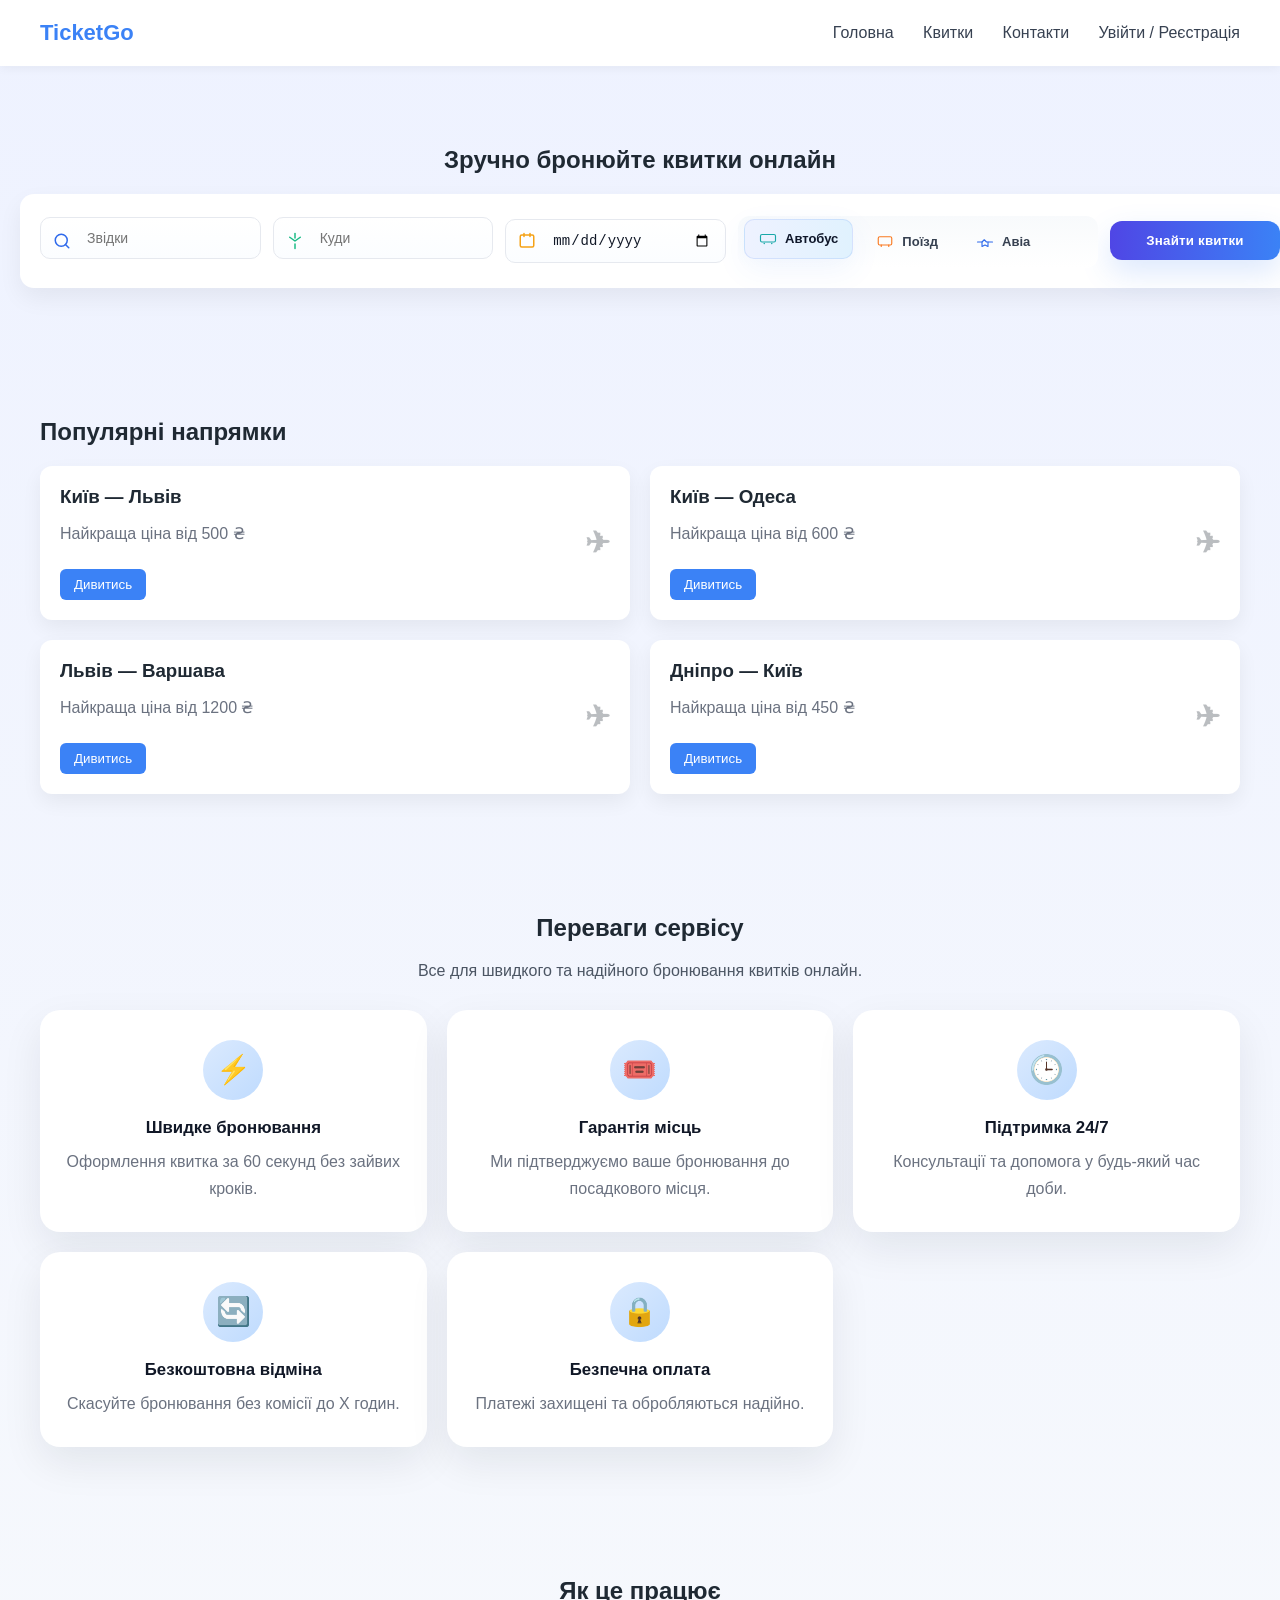
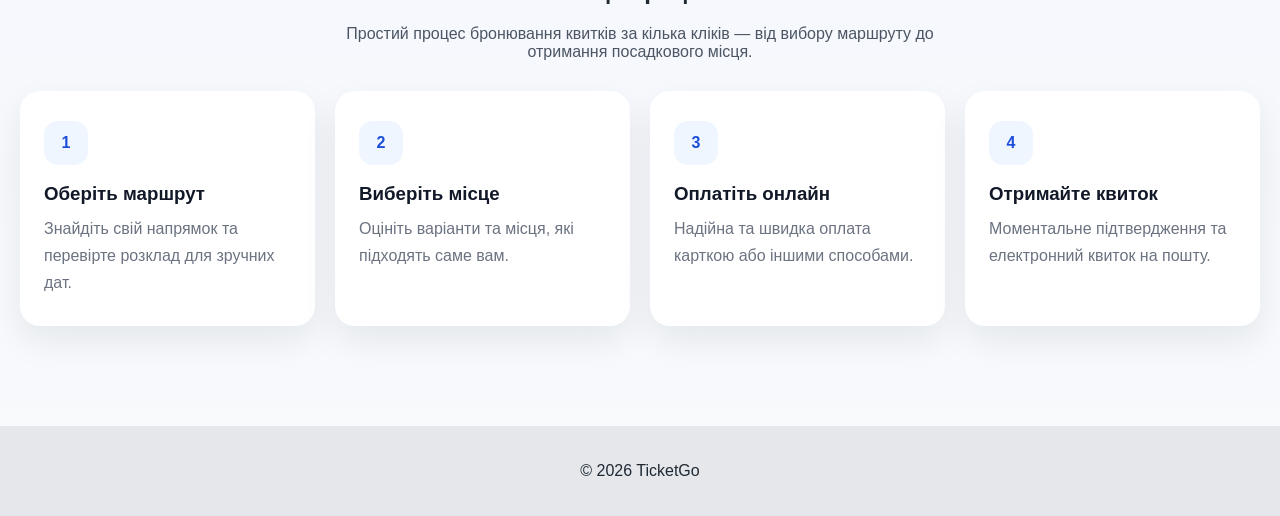
<file: index.html>
<!DOCTYPE html>
<html lang="uk">
<head>

    <meta charset="UTF-8">
    <title>TicketGo</title>
    <link rel="stylesheet" href="css/styles.css">
</head>

<body>

<header class="header">
    <div class="logo">TicketGo</div>
    <nav>
        <a href="#">Головна</a>
        <a href="tickets.html">Квитки</a>
        <a href="#">Мої бронювання</a>
        <a href="#">Профіль</a>
    </nav>
</header>

<section class="search">
    <h1>Зручно бронюйте квитки онлайн</h1>
    <form class="search-box" id="home-search" action="tickets.html" onsubmit="return false;" novalidate>
        <div class="search-field">
            <span class="search-icon" aria-hidden="true">
                <svg width="18" height="18" viewBox="0 0 24 24" fill="none" xmlns="http://www.w3.org/2000/svg">
                    <path d="M21 21l-4.35-4.35" stroke="#2563EB" stroke-width="2" stroke-linecap="round" stroke-linejoin="round"/>
                    <path d="M11 19a8 8 0 1 0 0-16 8 8 0 0 0 0 16z" stroke="#2563EB" stroke-width="2" stroke-linecap="round" stroke-linejoin="round"/>
                </svg>
            </span>
            <label class="visually-hidden" for="home-from">Звідки</label>
            <input type="text" id="home-from" name="from" placeholder="Звідки" aria-label="Звідки">
            <small class="field-error" data-error-for="from" hidden></small>
        </div>

        <div class="search-field">
            <span class="search-icon" aria-hidden="true">
                <svg width="18" height="18" viewBox="0 0 24 24" fill="none" xmlns="http://www.w3.org/2000/svg">
                    <path d="M12 2v6" stroke="#10B981" stroke-width="2" stroke-linecap="round" stroke-linejoin="round"/>
                    <path d="M12 22v-6" stroke="#10B981" stroke-width="2" stroke-linecap="round" stroke-linejoin="round"/>
                    <path d="M5 7l7 5 7-5" stroke="#10B981" stroke-width="2" stroke-linecap="round" stroke-linejoin="round"/>
                </svg>
            </span>
            <label class="visually-hidden" for="home-to">Куди</label>
            <input type="text" id="home-to" name="to" placeholder="Куди" aria-label="Куди">
            <small class="field-error" data-error-for="to" hidden></small>
        </div>

        <div class="search-field">
            <span class="search-icon" aria-hidden="true">
                <svg width="18" height="18" viewBox="0 0 24 24" fill="none" xmlns="http://www.w3.org/2000/svg">
                    <rect x="3" y="4" width="18" height="16" rx="2" stroke="#F59E0B" stroke-width="2"/>
                    <path d="M16 2v4M8 2v4" stroke="#F59E0B" stroke-width="2" stroke-linecap="round"/>
                </svg>
            </span>
            <label class="visually-hidden" for="home-date">Дата</label>
            <input type="date" id="home-date" aria-label="Дата">
        </div>

        <div class="search-field transport-field">
            <div class="transport-toggle" role="tablist" aria-label="Тип транспорту">
                <input type="radio" id="t-bus" name="home-transport" value="bus" checked>
                <label for="t-bus" class="transport-option" aria-label="Автобус">
                    <svg width="18" height="18" viewBox="0 0 24 24" fill="none" xmlns="http://www.w3.org/2000/svg">
                        <rect x="2" y="6" width="20" height="10" rx="2" stroke="#0ea5a4" stroke-width="1.5"/>
                        <circle cx="7" cy="18" r="1" fill="#0ea5a4"/>
                        <circle cx="17" cy="18" r="1" fill="#0ea5a4"/>
                    </svg>
                    <span>Автобус</span>
                </label>

                <input type="radio" id="t-train" name="home-transport" value="train">
                <label for="t-train" class="transport-option" aria-label="Поїзд">
                    <svg width="18" height="18" viewBox="0 0 24 24" fill="none" xmlns="http://www.w3.org/2000/svg">
                        <rect x="3" y="5" width="18" height="11" rx="2" stroke="#f97316" stroke-width="1.5"/>
                        <path d="M7 16v2M17 16v2" stroke="#f97316" stroke-width="1.5" stroke-linecap="round"/>
                    </svg>
                    <span>Поїзд</span>
                </label>

                <input type="radio" id="t-plane" name="home-transport" value="plane">
                <label for="t-plane" class="transport-option" aria-label="Авіа">
                    <svg width="18" height="18" viewBox="0 0 24 24" fill="none" xmlns="http://www.w3.org/2000/svg">
                        <path d="M2 12h6l3-3 3 3h8" stroke="#2563eb" stroke-width="1.5" stroke-linecap="round" stroke-linejoin="round"/>
                        <path d="M8 12v6l4-2 4 2v-6" stroke="#2563eb" stroke-width="1.5" stroke-linecap="round" stroke-linejoin="round"/>
                    </svg>
                    <span>Авіа</span>
                </label>
            </div>
        </div>

        <div class="search-action">
            <button id="home-search-btn" class="primary">Знайти квитки</button>
        </div>
    </form>
</section>

<section class="popular">
    <h2>Популярні напрямки</h2>
    <div class="cards" id="cards-container"></div>
</section>

<section class="features">
    <div class="section-head">
        <h2>Переваги сервісу</h2>
        <p>Все для швидкого та надійного бронювання квитків онлайн.</p>
    </div>
    <div class="feature-grid">
        <div class="feature-card">
            <div class="feature-icon">⚡</div>
            <h3>Швидке бронювання</h3>
            <p>Оформлення квитка за 60 секунд без зайвих кроків.</p>
        </div>
        <div class="feature-card">
            <div class="feature-icon">🎟️</div>
            <h3>Гарантія місць</h3>
            <p>Ми підтверджуємо ваше бронювання до посадкового місця.</p>
        </div>
        <div class="feature-card">
            <div class="feature-icon">🕒</div>
            <h3>Підтримка 24/7</h3>
            <p>Консультації та допомога у будь-який час доби.</p>
        </div>
        <div class="feature-card">
            <div class="feature-icon">🔄</div>
            <h3>Безкоштовна відміна</h3>
            <p>Скасуйте бронювання без комісії до X годин.</p>
        </div>
        <div class="feature-card">
            <div class="feature-icon">🔒</div>
            <h3>Безпечна оплата</h3>
            <p>Платежі захищені та обробляються надійно.</p>
        </div>
    </div>
</section>

<section class="steps">
    <div class="section-head">
        <h2>Як це працює</h2>
        <p>Простий процес бронювання квитків за кілька кліків — від вибору маршруту до отримання посадкового місця.</p>
    </div>
    <div class="step-grid">
        <div class="step-card">
            <div class="step-number">1</div>
            <h3>Оберіть маршрут</h3>
            <p>Знайдіть свій напрямок та перевірте розклад для зручних дат.</p>
        </div>
        <div class="step-card">
            <div class="step-number">2</div>
            <h3>Виберіть місце</h3>
            <p>Оцініть варіанти та місця, які підходять саме вам.</p>
        </div>
        <div class="step-card">
            <div class="step-number">3</div>
            <h3>Оплатіть онлайн</h3>
            <p>Надійна та швидка оплата карткою або іншими способами.</p>
        </div>
        <div class="step-card">
            <div class="step-number">4</div>
            <h3>Отримайте квиток</h3>
            <p>Моментальне підтвердження та електронний квиток на пошту.</p>
        </div>
    </div>
</section>

<footer class="footer">
    <p>© 2026 TicketGo</p>
</footer>

<script src="js/common.js"></script>
<script src="js/validation.js"></script>
<script src="js/script.js"></script>
</body>
</html>
</file>
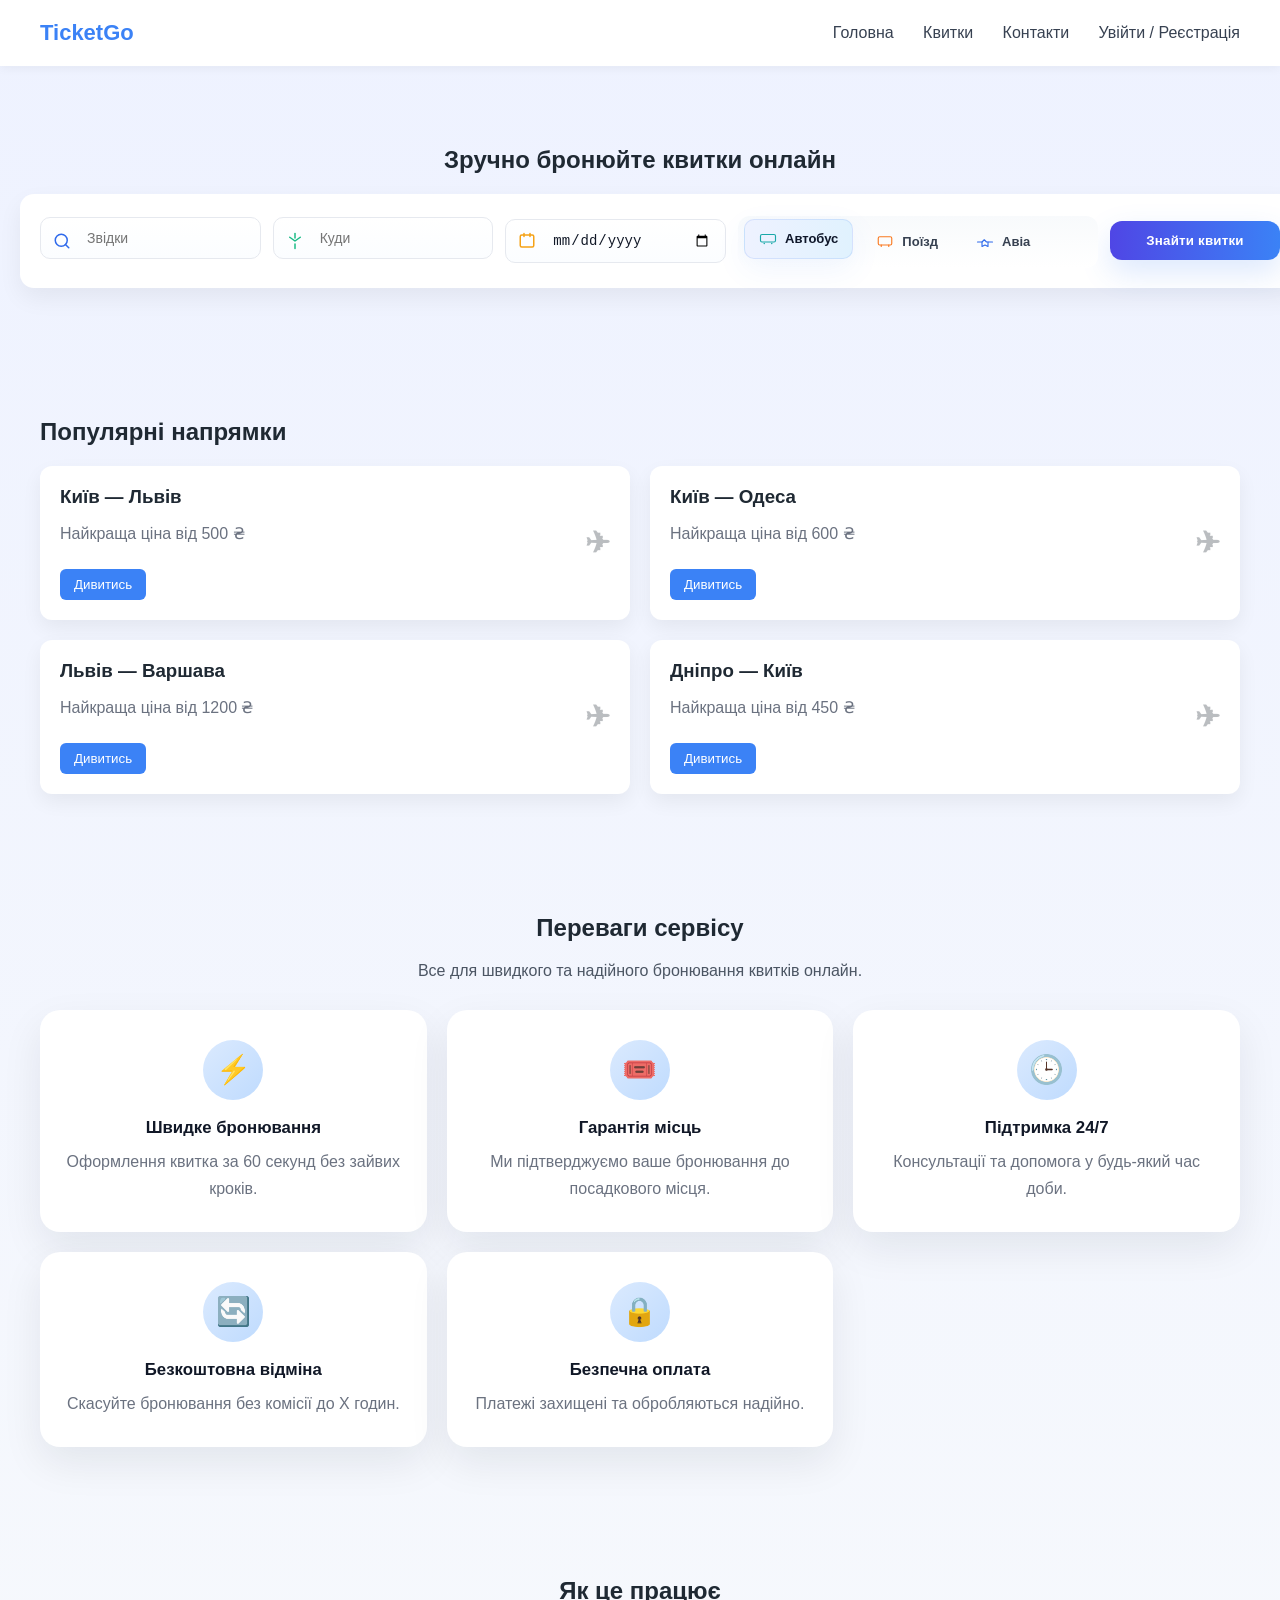
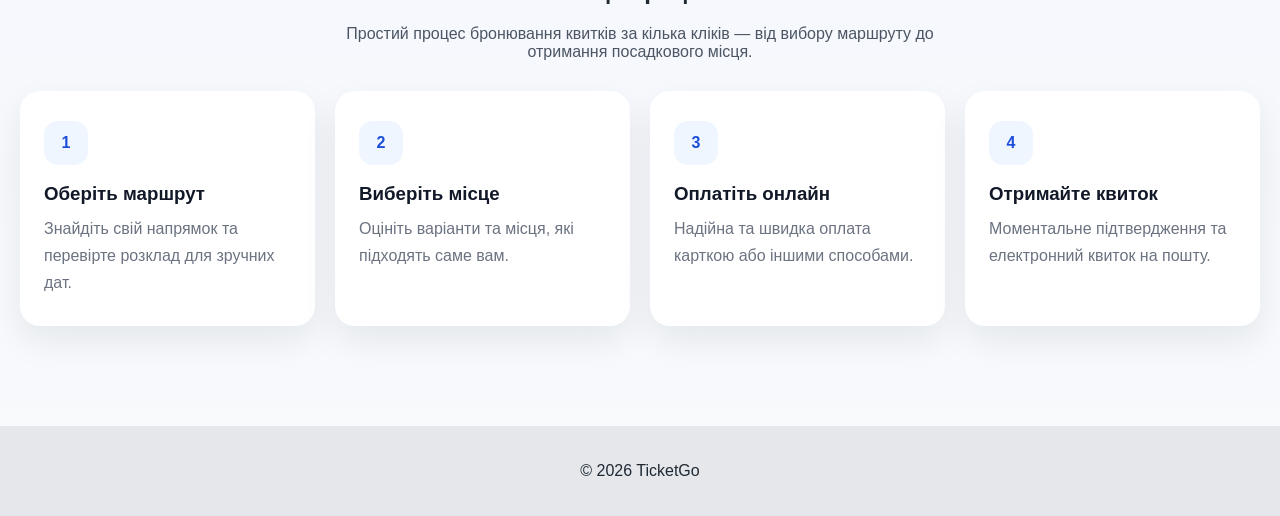
<file: admin.html>
<!DOCTYPE html>
<html lang="uk">
<head>
    <meta charset="UTF-8">
    <title>Адмін-панель | TicketGo</title>
    <link rel="stylesheet" href="css/styles.css">
</head>
<body>
<header class="header">
    <div class="logo">TicketGo</div>
    <nav id="main-nav"></nav>
</header>

<section class="tickets-page admin-page">
    <h1>Адмін-панель маршрутів</h1>

    <div class="admin-panel">
        <!-- Ряд 1: звичайні маршрути (додавання та список/видалення) -->
        <div class="admin-form-card">
            <h2>Додати новий маршрут</h2>
            <form id="route-form" novalidate>
                <div class="auth-form-group">
                    <label for="route-from">Звідки</label>
                    <input type="text" id="route-from" name="from" required>
                    <small class="field-error" data-error-for="from" hidden></small>
                </div>
                <div class="auth-form-group">
                    <label for="route-to">Куди</label>
                    <input type="text" id="route-to" name="to" required>
                    <small class="field-error" data-error-for="to" hidden></small>
                </div>
                <div class="auth-form-group">
                    <label for="route-date">Дата</label>
                    <input type="date" id="route-date" name="date" required>
                    <small class="field-error" data-error-for="date" hidden></small>
                </div>
                <div class="auth-form-group">
                    <label for="route-time">Час</label>
                    <input type="time" id="route-time" name="time" required>
                    <small class="field-error" data-error-for="time" hidden></small>
                </div>
                <div class="auth-form-group">
                    <label for="route-price">Ціна (₴)</label>
                    <input type="number" id="route-price" name="price" min="1" required>
                    <small class="field-error" data-error-for="price" hidden></small>
                </div>
                <div class="auth-form-group">
                    <label for="route-transport">Транспорт</label>
                    <select id="route-transport" name="transport" required>
                        <option value="bus">Автобус</option>
                        <option value="train">Потяг</option>
                        <option value="plane">Літак</option>
                    </select>
                    <small class="field-error" data-error-for="transport" hidden></small>
                </div>
                <button type="submit" class="auth-btn">Додати маршрут</button>
            </form>
        </div>

        <div class="admin-table-card">
            <h2>Список маршрутів</h2>
            <div id="route-list"></div>
        </div>

        <!-- Ряд 2: популярні маршрути (додавання та список/видалення) -->
        <div class="admin-form-card">
            <h2>Додати популярний маршрут</h2>
            <form id="popular-form" novalidate>
                <div class="auth-form-group">
                    <label for="popular-from">Звідки</label>
                    <input type="text" id="popular-from" name="from" required>
                    <small class="field-error" data-error-for="from" hidden></small>
                </div>
                <div class="auth-form-group">
                    <label for="popular-to">Куди</label>
                    <input type="text" id="popular-to" name="to" required>
                    <small class="field-error" data-error-for="to" hidden></small>
                </div>
                <div class="auth-form-group">
                    <label for="popular-price">Ціна (₴)</label>
                    <input type="number" id="popular-price" name="price" min="1" required>
                    <small class="field-error" data-error-for="price" hidden></small>
                </div>
                <button type="submit" class="auth-btn">Додати популярний маршрут</button>
            </form>
        </div>

        <div class="admin-table-card">
            <h2>Популярні маршрути</h2>
            <div id="popular-list"></div>
        </div>

        <div class="admin-table-card admin-wide-card">
            <h2>Contact requests</h2>
            <div id="contact-request-list"></div>
        </div>
    </div>
</section>
<script src="js/common.js"></script>
<script src="js/validation.js"></script>
<script src="js/script.js"></script>
<script src="js/admin.js"></script>
</body>
</html>
</file>
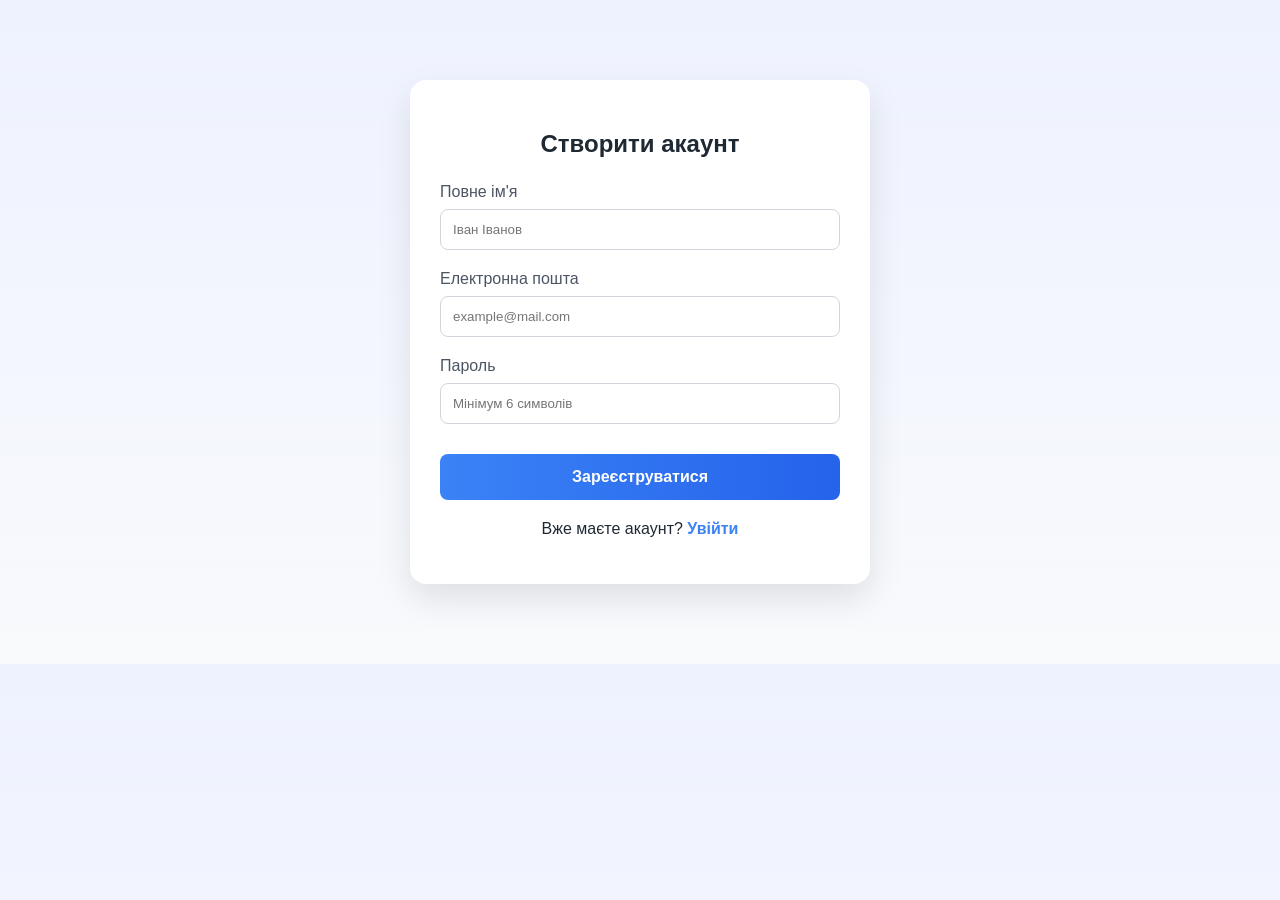
<file: auth.html>
<!-- auth.html -->
<!DOCTYPE html>
<html lang="uk">
<head>
    <meta charset="UTF-8">
    <title>Авторизація | TicketGo</title>
    <link rel="stylesheet" href="css/styles.css">
</head>
<body>
    <div class="auth-container">
    <section id="signup-section">
        <h2>Створити акаунт</h2>
        <form id="signup-form" novalidate>
            <div class="auth-form-group">
                <label for="reg-name">Повне ім'я</label>
                <input type="text" id="reg-name" name="username" class="auth-input" placeholder="Іван Іванов" required>
                <small class="field-error" data-error-for="username" hidden></small>
            </div>
            <div class="auth-form-group">
                <label for="reg-email">Електронна пошта</label>
                <input type="email" id="reg-email" name="email" class="auth-input" placeholder="example@mail.com" required>
                <small class="field-error" data-error-for="email" hidden></small>
            </div>
            <div class="auth-form-group">
                <label for="reg-password">Пароль</label>
                <input type="password" id="reg-password" name="password" class="auth-input" placeholder="Мінімум 6 символів" required>
                <small class="field-error" data-error-for="password" hidden></small>
            </div>
            <button type="submit" class="auth-btn">Зареєструватися</button>
        </form>
        <p style="margin-top: 20px;">Вже маєте акаунт? <a href="#" onclick="toggleAuth()">Увійти</a></p>
    </section>

    <section id="signin-section" style="display: none;">
        <h2>Вхід у систему</h2>
        <form id="signin-form" novalidate>
            <div class="auth-form-group">
                <label for="login-email">Електронна пошта</label>
                <input type="email" id="login-email" name="email" class="auth-input" placeholder="example@mail.com" required>
                <small class="field-error" data-error-for="email" hidden></small>
            </div>
            <div class="auth-form-group">
                <label for="login-password">Пароль</label>
                <input type="password" id="login-password" name="password" class="auth-input" placeholder="Ваш пароль" required>
                <small class="field-error" data-error-for="password" hidden></small>
            </div>
            <button type="submit" class="auth-btn">Увійти</button>
        </form>
        <p style="margin-top: 20px;">Немає акаунту? <a href="#" onclick="toggleAuth()">Створити зараз</a></p>
        <div style="margin-top: 15px; padding: 12px; background: #f0f9ff; border-radius: 8px; font-size: 13px; color: #1e40af;">
            <p style="margin: 5px 0; font-weight: bold;">📝 Тестові дані:</p>
            <p style="margin: 3px 0;">Email: <code>admin@ticketgo.com</code> | Пароль: <code>123456</code> (адмін)</p>
            <p style="margin: 3px 0;">Email: <code>user@gmail.com</code> | Пароль: <code>123456</code> (користувач)</p>
        </div>
    </section>
</div>

    <script src="js/common.js"></script>
    <script src="js/validation.js"></script>
    <script src="js/auth.js"></script>
</body>
</html>
</file>
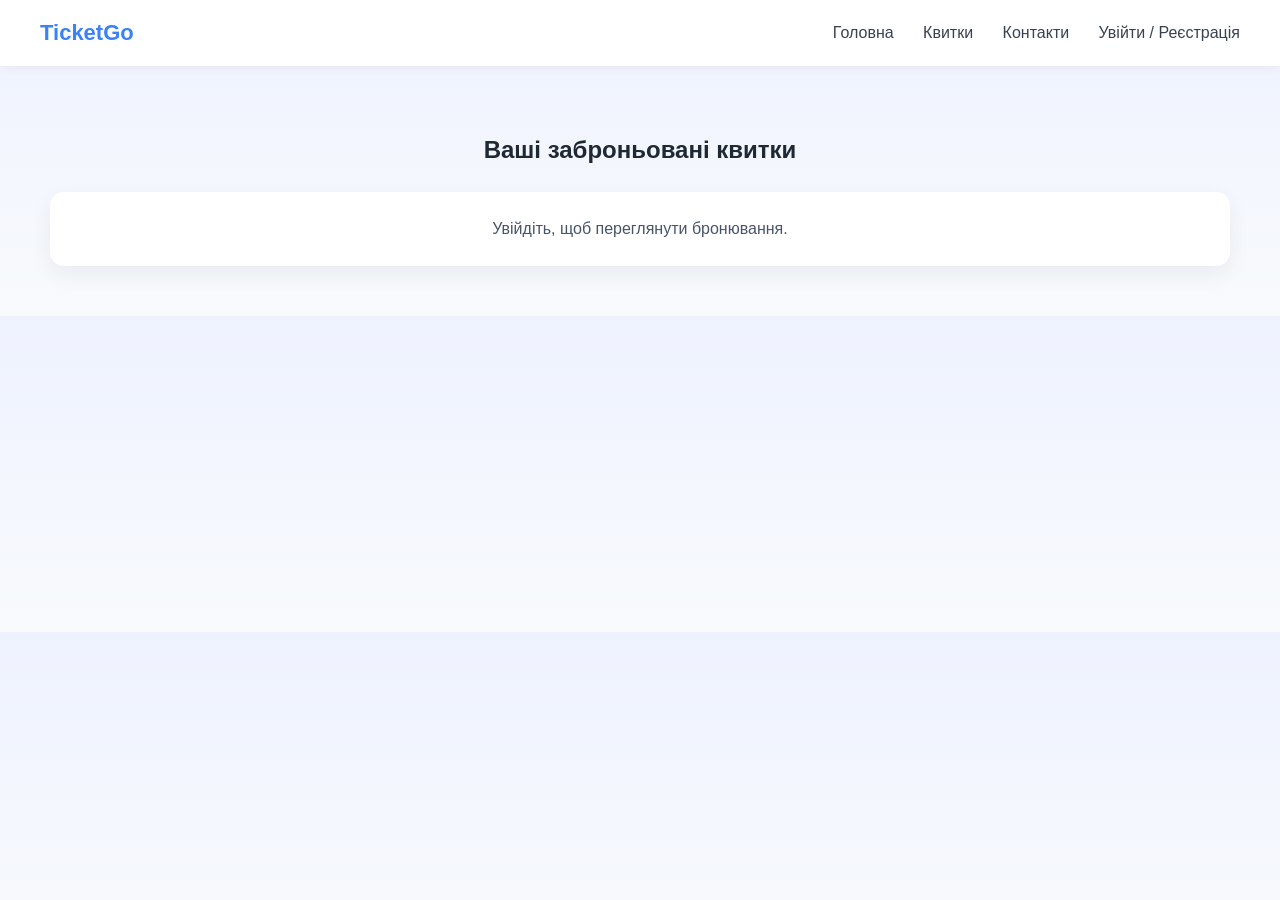
<file: bookings.html>
<!DOCTYPE html>
<html lang="uk">
<head>
    <meta charset="UTF-8">
    <title>Мої бронювання | TicketGo</title>
    <link rel="stylesheet" href="css/styles.css">
</head>
<body>

<header class="header">
    <div class="logo">TicketGo</div>
    <nav id="main-nav"></nav>
</header>

<section class="tickets-page">
    <h1>Ваші заброньовані квитки</h1>
    <div class="ticket-list" id="my-bookings-container">
        </div>
</section>

<script src="js/common.js"></script>
<script src="js/validation.js"></script>
<script src="js/script.js"></script>
<script src="js/bookings.js"></script>
</body>
</html>
</file>
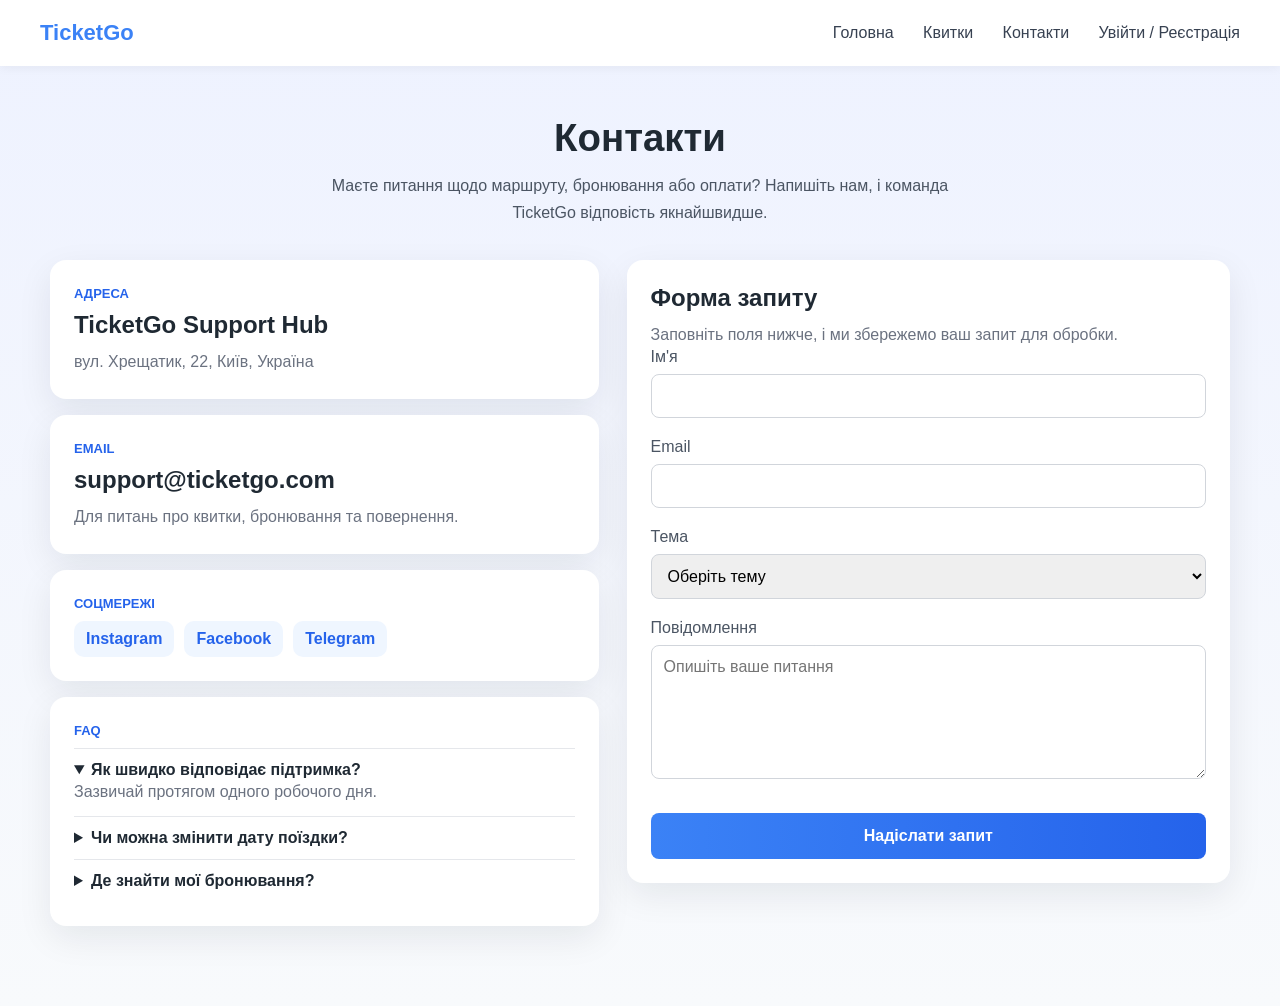
<file: contacts.html>
<!DOCTYPE html>
<html lang="uk">
<head>
    <meta charset="UTF-8">
    <title>Контакти | TicketGo</title>
    <link rel="stylesheet" href="css/styles.css">
</head>
<body>
<header class="header">
    <div class="logo">TicketGo</div>
    <nav id="main-nav"></nav>
</header>

<main class="contacts-page">
    <section class="contacts-head">
        <h1>Контакти</h1>
        <p>Маєте питання щодо маршруту, бронювання або оплати? Напишіть нам, і команда TicketGo відповість якнайшвидше.</p>
    </section>

    <section class="contacts-layout">
        <div class="contacts-info">
            <div class="contact-info-card">
                <span class="contact-label">Адреса</span>
                <h2>TicketGo Support Hub</h2>
                <p>вул. Хрещатик, 22, Київ, Україна</p>
            </div>

            <div class="contact-info-card">
                <span class="contact-label">Email</span>
                <h2>support@ticketgo.com</h2>
                <p>Для питань про квитки, бронювання та повернення.</p>
            </div>

            <div class="contact-info-card">
                <span class="contact-label">Соцмережі</span>
                <div class="social-links">
                    <a href="https://www.instagram.com/" target="_blank" rel="noreferrer">Instagram</a>
                    <a href="https://www.facebook.com/" target="_blank" rel="noreferrer">Facebook</a>
                    <a href="https://t.me/" target="_blank" rel="noreferrer">Telegram</a>
                </div>
            </div>

            <div class="contact-info-card faq-card">
                <span class="contact-label">FAQ</span>
                <details open>
                    <summary>Як швидко відповідає підтримка?</summary>
                    <p>Зазвичай протягом одного робочого дня.</p>
                </details>
                <details>
                    <summary>Чи можна змінити дату поїздки?</summary>
                    <p>Так, якщо перевізник дозволяє зміну для вашого тарифу.</p>
                </details>
                <details>
                    <summary>Де знайти мої бронювання?</summary>
                    <p>Після входу перейдіть у розділ “Мої бронювання”.</p>
                </details>
            </div>
        </div>

        <form class="contact-form" id="contact-form" novalidate>
            <h2>Форма запиту</h2>
            <p class="form-note">Заповніть поля нижче, і ми збережемо ваш запит для обробки.</p>

            <div class="contact-success is-hidden" id="contact-success" role="status">
                Запит успішно надіслано. Ми вже бачимо його в адмін-панелі.
            </div>

            <div class="auth-form-group">
                <label for="contact-name">Ім'я</label>
                <input type="text" id="contact-name" name="name" required>
                <small class="field-error" data-error-for="name" hidden></small>
            </div>

            <div class="auth-form-group">
                <label for="contact-email">Email</label>
                <input type="email" id="contact-email" name="email" required>
                <small class="field-error" data-error-for="email" hidden></small>
            </div>

            <div class="auth-form-group">
                <label for="contact-topic">Тема</label>
                <select id="contact-topic" name="topic" required>
                    <option value="">Оберіть тему</option>
                    <option value="booking">Бронювання</option>
                    <option value="payment">Оплата</option>
                    <option value="refund">Повернення</option>
                    <option value="other">Інше питання</option>
                </select>
                <small class="field-error" data-error-for="topic" hidden></small>
            </div>

            <div class="auth-form-group">
                <label for="contact-message">Повідомлення</label>
                <textarea id="contact-message" name="message" rows="6" required placeholder="Опишіть ваше питання"></textarea>
                <small class="field-error" data-error-for="message" hidden></small>
            </div>

            <button type="submit" class="auth-btn">Надіслати запит</button>
        </form>
    </section>
</main>

<script src="js/common.js"></script>
<script src="js/validation.js"></script>
<script src="js/contacts.js"></script>
</body>
</html>
</file>
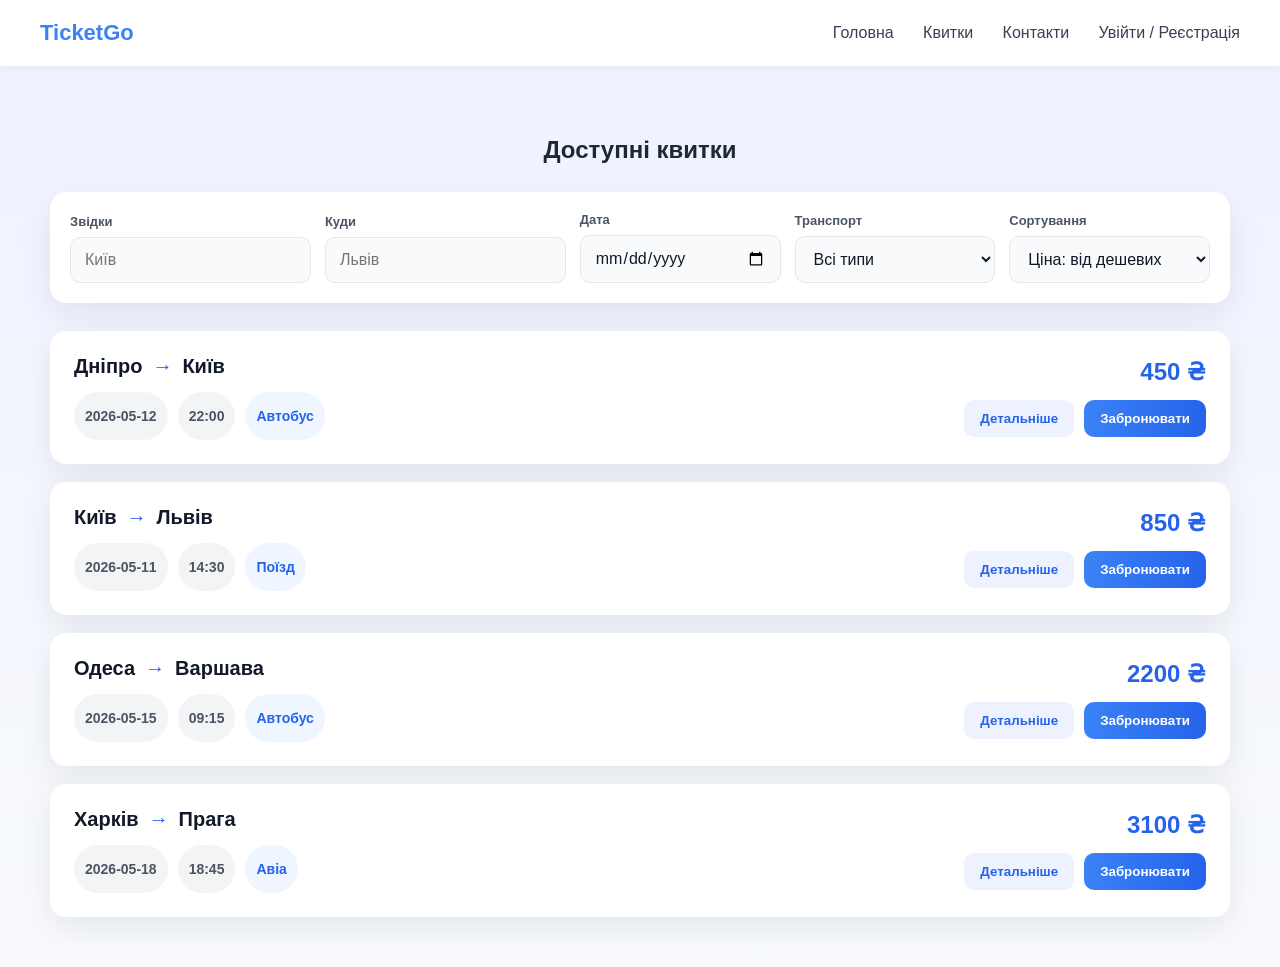
<file: tickets.html>
<!DOCTYPE html>
<html lang="uk">
<head>
    <meta charset="UTF-8">
    <title>Квитки | TicketGo</title>
    <link rel="stylesheet" href="css/styles.css">
</head>
<body>

<header class="header">
    <div class="logo">TicketGo</div>
    <nav id="main-nav"></nav>
</header>

<section class="tickets-page">
    <h1>Доступні квитки</h1>

    <div class="ticket-search-panel">
        <div class="ticket-filter">
            <label for="from-filter">Звідки</label>
            <input type="text" id="from-filter" placeholder="Київ">
        </div>

        <div class="ticket-filter">
            <label for="to-filter">Куди</label>
            <input type="text" id="to-filter" placeholder="Львів">
        </div>

        <div class="ticket-filter">
            <label for="date-filter">Дата</label>
            <input type="date" id="date-filter">
        </div>

        <div class="ticket-filter">
            <label for="type-filter">Транспорт</label>
            <select id="type-filter">
                <option value="all">Всі типи</option>
                <option value="bus">Автобус</option>
                <option value="train">Поїзд</option>
                <option value="plane">Авіа</option>
            </select>
        </div>

        <div class="ticket-filter">
            <label for="sort-select">Сортування</label>
            <select id="sort-select">
                <option value="price-asc">Ціна: від дешевих</option>
                <option value="price-desc">Ціна: від дорогих</option>
                <option value="date-asc">Спочатку найближчі</option>
            </select>
        </div>
    </div>

    <div class="ticket-list" id="ticket-container"></div>
</section>

<script src="js/common.js"></script>
<script src="js/validation.js"></script>
<script src="js/script.js"></script>
<script src="js/tickets.js"></script> 
</body>
</html>
</file>
<file: css/styles.css>
body {
    font-family: 'Segoe UI', sans-serif;
    margin: 0;
    background: linear-gradient(to bottom, #eef2ff, #f8fafc);
    color: #1f2933;
}

/* HEADER */
.header {
    display: flex;
    justify-content: space-between;
    align-items: center;
    padding: 20px 40px;
    background: white;
    box-shadow: 0 2px 10px rgba(0,0,0,0.05);
}

.logo {
    font-weight: bold;
    font-size: 22px;
    color: #3b82f6;
}

.header a {
    margin-left: 25px;
    text-decoration: none;
    color: #374151;
    font-weight: 500;
}

.header a:hover {
    color: #3b82f6;
}

/* SEARCH */
.search {
    text-align: center;
    padding: 60px 20px;
}

.search h1 {
    text-align: center;
    width: 100%;
}

.search-wrapper {
    display: flex;
    justify-content: center;
}

.search-box {
    background: white;
    padding: 20px;
    border-radius: 14px;
    box-shadow: 0 10px 25px rgba(0,0,0,0.06);
    display: grid;
    grid-template-columns: repeat(3, minmax(180px, 1fr)) minmax(360px, 1.2fr) 170px;
    gap: 12px;
    align-items: center;
    width: min(1400px, 100%);
    margin: 0 auto;
}

.search-field {
    position: relative;
    min-width: 0;
}

.search-field input,
.search-field select {
    width: 100%;
    box-sizing: border-box;
    padding: 12px 14px;
    padding-left: 46px;
    border-radius: 10px;
    border: 1px solid #e6e9ef;
    background: linear-gradient(180deg,#ffffff,#fbfdff);
    font-size: 14px;
    color: #111827;
    transition: box-shadow .18s ease, border-color .12s ease, transform .12s ease;
}

.search-action {
    display: flex;
    align-items: center;
    justify-content: center;
    min-width: 0;
}

.primary {
    width: 100%;
    padding: 12px 18px;
    border-radius: 10px;
    background: linear-gradient(90deg,#3b82f6,#2563eb);
    color: white;
    border: none;
    cursor: pointer;
    font-weight: 700;
    white-space: nowrap;
    box-shadow: 0 8px 22px rgba(37,99,235,0.18);
    transition: transform .18s ease, box-shadow .18s ease;
}

.primary:hover { transform: translateY(-3px); box-shadow: 0 14px 40px rgba(37,99,235,0.2); }

.visually-hidden { position: absolute !important; height: 1px; width: 1px; overflow: hidden; clip: rect(1px, 1px, 1px, 1px); white-space: nowrap; }

.search-icon {
    position: absolute;
    left: 12px;
    top: 50%;
    transform: translateY(-50%);
    width: 20px;
    height: 20px;
    display: grid;
    place-items: center;
    opacity: 0.95;
}

.search-field input:focus,
.search-field select:focus {
    outline: none;
    border-color: #60a5fa;
    box-shadow: 0 8px 30px rgba(59,130,246,0.12);
    transform: translateY(-2px);
}

.primary {
    width: 100%;
    padding: 12px 18px;
    border-radius: 12px;
    background: linear-gradient(90deg,#4f46e5,#3b82f6);
    color: white;
    border: none;
    cursor: pointer;
    font-weight: 800;
    letter-spacing: .2px;
    box-shadow: 0 12px 30px rgba(59,130,246,0.18);
    transition: transform .18s ease, box-shadow .18s ease, opacity .12s ease;
}

.primary:active { transform: translateY(0); opacity: 0.98; }

/* Transport toggle (radio-based segmented control) */
.transport-field {
    min-width: 0;
    padding-top: 2px;
}
.transport-toggle {
    display: flex;
    gap: 8px;
    background: linear-gradient(180deg,#f8fafc,#ffffff);
    padding: 6px;
    border-radius: 12px;
    align-items: center;
    box-sizing: border-box;
    width: 100%;
    min-width: 360px;
}

.transport-toggle input[type="radio"] { display: none; }

.transport-option {
    display: inline-flex;
    gap: 8px;
    align-items: center;
    padding: 10px 14px;
    border-radius: 10px;
    cursor: pointer;
    color: #374151;
    font-weight: 600;
    white-space: nowrap;
    background: transparent;
    border: 1px solid transparent;
    transition: background .15s ease, transform .12s ease, box-shadow .12s ease;
}

.transport-option svg { display: block; opacity: 0.95; }

.transport-toggle input[type="radio"]:checked + .transport-option {
    background: linear-gradient(90deg,#eef2ff,#e0f2fe);
    box-shadow: 0 10px 30px rgba(59,130,246,0.08);
    transform: translateY(-3px);
    color: #0f172a;
    border-color: rgba(37,99,235,0.12);
}

.transport-option span { font-size: 13px; }

/* POPULAR */
.popular {
    padding: 50px 40px;
}

.popular h2 {
    margin-bottom: 20px;
}

.cards {
    display: grid;
    grid-template-columns: repeat(2, 1fr);
    gap: 20px;
}

.features {
    padding: 50px 40px;
}

.features .section-head {
    text-align: center;
    margin-bottom: 30px;
}

.features .section-head p {
    color: #4b5563;
    max-width: 640px;
    margin: 0 auto;
}

.feature-grid {
    display: grid;
    grid-template-columns: repeat(3, minmax(0, 1fr));
    gap: 20px;
}

.feature-card {
    background: white;
    border-radius: 20px;
    padding: 30px 24px;
    box-shadow: 0 16px 40px rgba(15, 23, 42, 0.08);
    transition: transform 0.25s ease, box-shadow 0.25s ease;
    text-align: center;
}

.feature-card:hover {
    transform: translateY(-6px);
    box-shadow: 0 22px 50px rgba(15, 23, 42, 0.12);
}

.feature-icon {
    width: 60px;
    height: 60px;
    margin: 0 auto 18px;
    display: grid;
    place-items: center;
    border-radius: 50%;
    background: linear-gradient(135deg, #dbeafe 0%, #bfdbfe 100%);
    color: #1d4ed8;
    font-size: 28px;
}

.feature-card h3 {
    margin: 0 0 10px;
    font-size: 1.05rem;
    color: #111827;
}

.feature-card p {
    margin: 0;
    color: #6b7280;
    line-height: 1.7;
}

.steps {
    padding: 50px 40px;
}

.steps .section-head {
    text-align: center;
    margin-bottom: 30px;
}

.steps .section-head p {
    color: #4b5563;
    max-width: 640px;
    margin: 0 auto;
}

.step-grid {
    display: grid;
    grid-template-columns: repeat(4, minmax(0, 1fr));
    gap: 20px;
}

.step-card {
    background: white;
    padding: 30px 24px;
    border-radius: 20px;
    box-shadow: 0 15px 35px rgba(15, 23, 42, 0.08);
    transition: transform 0.25s ease, box-shadow 0.25s ease;
    text-align: left;
}

.step-card:hover {
    transform: translateY(-5px);
    box-shadow: 0 22px 45px rgba(15, 23, 42, 0.12);
}

.step-number {
    width: 44px;
    height: 44px;
    display: grid;
    place-items: center;
    border-radius: 14px;
    background: #eff6ff;
    color: #1d4ed8;
    font-weight: 700;
    margin-bottom: 18px;
    font-size: 1rem;
}

.step-card h3 {
    margin: 0 0 10px;
    color: #111827;
}

.step-card p {
    margin: 0;
    color: #6b7280;
    line-height: 1.7;
}

@media (max-width: 900px) {
    .search-box {
        grid-template-columns: repeat(2, minmax(0, 1fr));
    }

    .transport-field,
    .search-action {
        grid-column: span 2;
    }

    .cards,
    .feature-grid,
    .step-grid {
        grid-template-columns: 1fr;
    }
}

@media (max-width: 1180px) {
    .search-box {
        grid-template-columns: repeat(2, minmax(0, 1fr));
    }

    .transport-field,
    .search-action {
        grid-column: span 2;
    }
}

@media (max-width: 650px) {
    .header {
        flex-direction: column;
        align-items: flex-start;
    }

    .header a {
        margin-left: 0;
        margin-top: 12px;
    }

    .search {
        padding: 40px 20px;
    }

    .search-box {
        grid-template-columns: 1fr;
    }

    .transport-field,
    .search-action {
        grid-column: auto;
    }

    .transport-toggle {
        gap: 6px;
        min-width: 0;
        padding: 5px;
    }

    .transport-option {
        gap: 5px;
        justify-content: center;
        padding: 9px 8px;
    }

    .search-box input,
    .search-box button {
        width: 100%;
    }

    .step-list {
        flex-direction: column;
        gap: 20px;
    }
}

.card {
    background: white;
    padding: 20px;
    border-radius: 12px;
    box-shadow: 0 8px 20px rgba(0,0,0,0.06);
    transition: 0.3s;
}

.card:hover {
    transform: translateY(-5px);
}

.card h3 {
    margin: 0 0 10px;
}

.card p {
    color: #6b7280;
}

.card button {
    margin-top: 10px;
    background: #3b82f6;
    color: white;
    border: none;
    padding: 8px 14px;
    border-radius: 6px;
    cursor: pointer;
}

.steps {
    text-align: center;
    padding: 60px 20px;
}

.step-list {
    display: flex;
    justify-content: center;
    gap: 50px;
    margin-top: 30px;
}

.step-list div {
    background: white;
    padding: 20px;
    border-radius: 10px;
    box-shadow: 0 5px 15px rgba(0,0,0,0.05);
}

.footer {
    text-align: center;
    padding: 20px;
    background: #e5e7eb;
    margin-top: 40px;
}
.card-content {
    display: flex;
    justify-content: space-between;
    align-items: center;
}

.card-text {
    flex-grow: 1;
}

.plane {
    font-size: 30px; /* Розмір іконки літака */
    opacity: 0.3;    /* Трошки прозорості для стилю */
    font-weight: bold; /* Можна додати жирне для ефекту */
}

/* TICKETS PAGE */

.tickets-page {
    padding: 50px 40px;
    max-width: 1180px;
    margin: 0 auto;
}

.tickets-page h1 {
    text-align: center;
    margin-bottom: 28px;
}

.ticket-search-panel {
    display: grid;
    grid-template-columns: repeat(2, minmax(190px, 1.2fr)) repeat(3, minmax(160px, 1fr));
    gap: 14px;
    align-items: end;
    margin-bottom: 28px;
    padding: 20px;
    background: white;
    border-radius: 16px;
    box-shadow: 0 12px 35px rgba(15, 23, 42, 0.08);
}

.ticket-filter {
    display: flex;
    flex-direction: column;
    gap: 8px;
    min-width: 0;
}

.ticket-filter label {
    color: #4b5563;
    font-size: 13px;
    font-weight: 700;
}

.ticket-filter input,
.ticket-filter select {
    width: 100%;
    box-sizing: border-box;
    padding: 13px 14px;
    border: 1px solid #e5e7eb;
    border-radius: 10px;
    background: #f9fafb;
    color: #111827;
    font: inherit;
}

.ticket-filter input:focus,
.ticket-filter select:focus {
    outline: none;
    border-color: #60a5fa;
    box-shadow: 0 0 0 4px rgba(96, 165, 250, 0.14);
    background: white;
}

.ticket-list {
    display: flex;
    flex-direction: column;
    gap: 18px;
}

.ticket-card {
    background: white;
    border-radius: 16px;
    padding: 24px;
    display: grid;
    grid-template-columns: minmax(0, 1fr) auto;
    gap: 24px;
    align-items: center;
    box-shadow: 0 12px 32px rgba(15, 23, 42, 0.08);
    transition: transform 0.25s ease, box-shadow 0.25s ease;
}

.ticket-card:hover {
    transform: translateY(-3px);
    box-shadow: 0 18px 45px rgba(15, 23, 42, 0.12);
}

.ticket-route {
    display: flex;
    flex-wrap: wrap;
    gap: 10px;
    align-items: center;
    color: #111827;
    font-size: 1.25rem;
    font-weight: 800;
}

.ticket-arrow {
    color: #2563eb;
}

.ticket-meta {
    display: flex;
    flex-wrap: wrap;
    gap: 10px;
    margin-top: 14px;
}

.ticket-meta span {
    display: inline-flex;
    align-items: center;
    min-height: 34px;
    padding: 7px 11px;
    border-radius: 999px;
    background: #f3f4f6;
    color: #4b5563;
    font-size: 14px;
    font-weight: 600;
}

.ticket-meta .ticket-transport {
    background: #eff6ff;
    color: #2563eb;
}

.ticket-price {
    text-align: right;
    min-width: 240px;
}

.ticket-price h2 {
    color: #2563eb;
    margin: 0 0 14px;
}

.ticket-actions {
    display: flex;
    justify-content: flex-end;
    gap: 10px;
}

.ticket-actions button {
    border: none;
    padding: 11px 16px;
    border-radius: 10px;
    cursor: pointer;
    font-weight: 700;
    white-space: nowrap;
}

.book-btn {
    background: linear-gradient(to right, #3b82f6, #2563eb);
    color: white;
}

.details-btn {
    background: #eef2ff;
    color: #2563eb;
}

.empty-tickets {
    text-align: center;
    padding: 50px 20px;
    background: white;
    border-radius: 16px;
    box-shadow: 0 12px 32px rgba(15, 23, 42, 0.08);
}

@media (max-width: 900px) {
    .tickets-page {
        padding: 40px 20px;
    }

    .ticket-search-panel {
        grid-template-columns: repeat(2, minmax(0, 1fr));
    }

    .ticket-card {
        grid-template-columns: 1fr;
        align-items: stretch;
    }

    .ticket-price {
        display: flex;
        justify-content: space-between;
        align-items: center;
        gap: 16px;
        min-width: 0;
        text-align: left;
    }

    .ticket-price h2 {
        margin: 0;
    }
}

@media (max-width: 560px) {
    .ticket-search-panel {
        grid-template-columns: 1fr;
        padding: 16px;
    }

    .ticket-card {
        padding: 18px;
    }

    .ticket-route {
        font-size: 1.1rem;
    }

    .ticket-price,
    .ticket-actions {
        flex-direction: column;
        align-items: stretch;
    }

    .ticket-actions button {
        width: 100%;
    }
}

/* Стилі для форми авторизації */
.auth-container {
    max-width: 400px;
    margin: 80px auto;
    padding: 30px;
    background: white;
    border-radius: 16px;
    box-shadow: 0 15px 35px rgba(0,0,0,0.1);
    text-align: center;
}

.auth-container h2 {
    margin-bottom: 25px;
    color: #1f2933;
}

.auth-form-group {
    text-align: left;
    margin-bottom: 20px;
}

.auth-form-group label {
    display: block;
    margin-bottom: 8px;
    font-weight: 500;
    color: #4b5563;
}

.field-error {
    display: block;
    margin-top: 6px;
    color: #dc2626;
    font-size: 13px;
    font-weight: 600;
}

.has-error {
    border-color: #dc2626 !important;
    box-shadow: 0 0 0 3px rgba(220, 38, 38, 0.1) !important;
}

.list-state {
    padding: 28px;
    text-align: center;
    border-radius: 14px;
    background: white;
    color: #475569;
    box-shadow: 0 8px 22px rgba(15, 23, 42, 0.06);
}

.list-state-loading {
    color: #2563eb;
}

.list-state-error {
    background: #fef2f2;
    color: #b91c1c;
}

/* Стилізація інпутів як у пошуку */
.auth-input {
    width: 100%;
    padding: 12px;
    border-radius: 8px;
    border: 1px solid #d1d5db;
    font-family: inherit;
    box-sizing: border-box; /* Щоб падінги не розширювали інпут */
}

.auth-input:focus {
    outline: none;
    border-color: #3b82f6;
    box-shadow: 0 0 0 3px rgba(59, 130, 246, 0.1);
}

/* Твоя фірмова синя кнопка */
.auth-btn {
    width: 100%;
    padding: 14px;
    background: linear-gradient(to right, #3b82f6, #2563eb);
    color: white;
    border: none;
    border-radius: 8px;
    cursor: pointer;
    font-weight: 600;
    font-size: 16px;
    transition: 0.3s;
    margin-top: 10px;
}

.auth-btn:hover {
    transform: translateY(-2px);
    box-shadow: 0 5px 15px rgba(59,130,246,0.4);
}

.auth-container a {
    color: #3b82f6;
    text-decoration: none;
    font-weight: 600;
}

.auth-container a:hover {
    text-decoration: underline;
}

/* CONTACTS PAGE */
.contacts-page {
    max-width: 1180px;
    margin: 0 auto;
    padding: 50px 40px 80px;
}

.contacts-head {
    text-align: center;
    margin-bottom: 34px;
}

.contacts-head h1 {
    margin: 0 0 12px;
    font-size: 2.4rem;
}

.contacts-head p {
    max-width: 680px;
    margin: 0 auto;
    color: #4b5563;
    line-height: 1.7;
}

.contacts-layout {
    display: grid;
    grid-template-columns: 1fr 1.1fr;
    gap: 28px;
    align-items: start;
}

.contacts-info {
    display: grid;
    gap: 16px;
}

.contact-info-card,
.contact-form {
    background: white;
    border-radius: 16px;
    padding: 24px;
    box-shadow: 0 12px 35px rgba(15, 23, 42, 0.08);
}

.contact-label {
    display: inline-flex;
    margin-bottom: 10px;
    color: #2563eb;
    font-size: 13px;
    font-weight: 800;
    text-transform: uppercase;
}

.contact-info-card h2,
.contact-form h2 {
    margin: 0 0 10px;
}

.contact-info-card p,
.form-note {
    margin: 0;
    color: #6b7280;
    line-height: 1.6;
}

.social-links {
    display: flex;
    flex-wrap: wrap;
    gap: 10px;
}

.social-links a {
    padding: 9px 12px;
    border-radius: 10px;
    background: #eff6ff;
    color: #2563eb;
    text-decoration: none;
    font-weight: 700;
}

.faq-card details {
    padding: 12px 0;
    border-top: 1px solid #e5e7eb;
}

.faq-card summary {
    cursor: pointer;
    font-weight: 700;
}

.contact-form .auth-form-group input,
.contact-form .auth-form-group select,
.contact-form .auth-form-group textarea {
    width: 100%;
    box-sizing: border-box;
    padding: 12px;
    border: 1px solid #d1d5db;
    border-radius: 8px;
    font: inherit;
}

.contact-form .auth-form-group textarea {
    resize: vertical;
}

.contact-success {
    margin: 18px 0;
    padding: 14px 16px;
    border-radius: 12px;
    background: #ecfdf5;
    color: #047857;
    font-weight: 700;
}

.is-hidden {
    display: none !important;
}

/* Адмін-панель */
.admin-page {
    padding: 50px 40px 80px;
    max-width: 1200px;
    margin: 0 auto;
}

.admin-page h1 {
    text-align: center;
    margin-bottom: 40px;
}

.admin-panel {
    display: grid;
    grid-template-columns: 1.2fr 1.8fr;
    gap: 30px;
    align-items: start;
}

.admin-wide-card {
    grid-column: 1 / -1;
}

.admin-form-card,
.admin-table-card {
    background: white;
    border-radius: 18px;
    padding: 30px;
    box-shadow: 0 10px 25px rgba(0,0,0,0.08);
}

.admin-form-card h2,
.admin-table-card h2 {
    margin-top: 0;
    margin-bottom: 20px;
}

.admin-form-card .auth-form-group,
.admin-table-card .auth-form-group {
    margin-bottom: 18px;
}

.admin-route-card {
    display: flex;
    justify-content: space-between;
    align-items: center;
    gap: 20px;
    padding: 20px;
    margin-bottom: 16px;
    border-radius: 14px;
    background: #f8fafc;
    box-shadow: 0 5px 20px rgba(0,0,0,0.03);
}

.admin-route-card p {
    margin: 8px 0 0;
    color: #475569;
}

.delete-route-btn {
    background: #ef4444;
    color: white;
    border: none;
    padding: 10px 16px;
    border-radius: 10px;
    cursor: pointer;
    font-weight: 600;
}

.delete-route-btn:hover {
    opacity: 0.95;
}

.admin-empty {
    text-align: center;
    padding: 30px;
    margin: 0;
    background: #f8fafc;
    border-radius: 14px;
    color: #475569;
}

.admin-contact-card {
    padding: 20px;
    margin-bottom: 16px;
    border: 1px solid #e5e7eb;
    border-radius: 14px;
    background: #f8fafc;
}

.admin-contact-card.is-new {
    border-color: #60a5fa;
    background: #eff6ff;
    box-shadow: 0 10px 28px rgba(37, 99, 235, 0.12);
}

.admin-contact-main {
    display: flex;
    justify-content: space-between;
    gap: 18px;
    align-items: flex-start;
}

.admin-contact-main p,
.admin-contact-message {
    margin: 8px 0 0;
    color: #475569;
    line-height: 1.6;
}

.contact-status {
    display: inline-flex;
    margin-right: 10px;
    padding: 5px 9px;
    border-radius: 999px;
    font-size: 12px;
    font-weight: 800;
}

.status-new {
    background: #dbeafe;
    color: #1d4ed8;
}

.status-in_progress {
    background: #fef3c7;
    color: #b45309;
}

.status-done {
    background: #dcfce7;
    color: #15803d;
}

.status-toggle-btn {
    border: none;
    border-radius: 10px;
    padding: 10px 14px;
    background: #2563eb;
    color: white;
    cursor: pointer;
    font-weight: 700;
    white-space: nowrap;
}

@media (max-width: 960px) {
    .admin-page {
        padding: 30px 20px 60px;
    }

    .admin-panel {
        grid-template-columns: 1fr;
    }
}

@media (max-width: 780px) {
    .contacts-page {
        padding: 40px 20px 60px;
    }

    .contacts-layout {
        grid-template-columns: 1fr;
    }

    .admin-contact-main {
        flex-direction: column;
    }

    .status-toggle-btn {
        width: 100%;
    }
}
</file>
